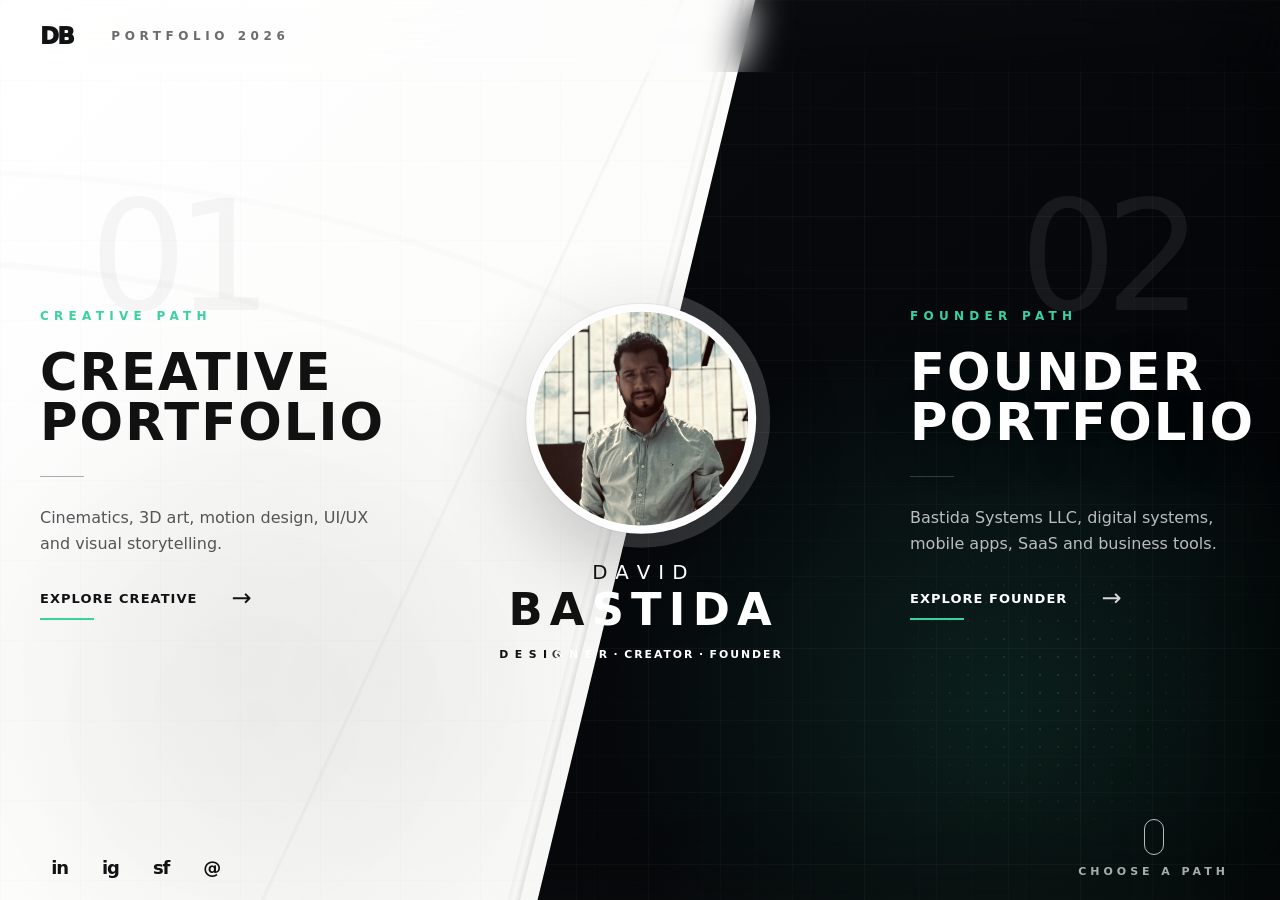
<file: index.html>
<!doctype html>
<html lang="en">
  <head>
    <meta charset="utf-8" />
    <meta name="viewport" content="width=device-width, initial-scale=1" />
    <meta
      name="description"
      content="David Bastida portfolio portal: creative portfolio and founder portfolio."
    />
    <title>David Bastida | Portfolio 2026</title>
    <link rel="stylesheet" href="./portal.css" />
  </head>
  <body>
    <header class="portal-header" aria-label="Portfolio header">
      <a class="brand" href="./" aria-label="David Bastida home">
        <span class="brand-mark">DB</span>
        <span class="brand-year">Portfolio 2026</span>
      </a>
    </header>

    <main class="portal" aria-label="Portfolio selector">
      <div class="white-panel-texture" aria-hidden="true"></div>
      <div class="diagonal-plane" aria-hidden="true"></div>

      <section class="path-panel creative-panel" aria-labelledby="creative-title">
        <span class="path-number">01</span>
        <div class="path-content">
          <p class="path-label">Creative Path</p>
          <h1 id="creative-title">Creative<br />Portfolio</h1>
          <p class="path-copy">
            Cinematics, 3D art, motion design, UI/UX and visual storytelling.
          </p>
          <a class="path-link" href="creative/">
            <span>Explore Creative</span>
            <strong aria-hidden="true">→</strong>
          </a>
        </div>
      </section>

      <section class="path-panel founder-panel" aria-labelledby="founder-title">
        <span class="path-number">02</span>
        <div class="path-content">
          <p class="path-label">Founder Path</p>
          <h2 id="founder-title">Founder<br />Portfolio</h2>
          <p class="path-copy">
            Bastida Systems LLC, digital systems, mobile apps, SaaS and business tools.
          </p>
          <a class="path-link" href="bastida-systems/">
            <span>Explore Founder</span>
            <strong aria-hidden="true">→</strong>
          </a>
        </div>
      </section>

      <section class="center-identity" id="about" aria-label="David Bastida">
        <figure class="portrait-frame">
          <img src="imgs/perfil.jpg" alt="David Bastida portrait" />
        </figure>
        <div class="name-lockup center-name">
          <div class="first-name" aria-label="David">
            <span class="dark-letter">D</span>
            <span class="light-letter">A</span>
            <span class="transition-letter">V</span>
            <span class="light-letter">I</span>
            <span class="light-letter">D</span>
          </div>

          <div class="last-name" aria-label="Bastida">
            <span class="dark-letter">B</span>
            <span class="dark-letter">A</span>
            <span class="light-letter">S</span>
            <span class="transition-letter">T</span>
            <span class="light-letter">I</span>
            <span class="light-letter">D</span>
            <span class="light-letter">A</span>
          </div>

          <div class="subtitle" aria-label="Designer · Creator · Founder">
            <span class="dark-letter">D</span><span class="dark-letter">e</span><span class="dark-letter">s</span><span class="dark-letter">i</span><span class="transition-letter">g</span><span class="light-letter">n</span><span class="light-letter">e</span><span class="light-letter">r</span>
            <span class="light-letter">·</span>
            <span class="light-letter">Creator</span>
            <span class="light-letter">·</span>
            <span class="light-letter">Founder</span>
          </div>
        </div>
        <div class="center-contact" aria-label="Contact information">
          <a href="tel:+17026617149">7026617149</a>
          <a href="mailto:davidrramirez61@gmail.com">davidrramirez61@gmail.com</a>
        </div>
        <nav class="mobile-path-actions" aria-label="Portfolio paths">
          <a href="creative/">
            <span>01</span>
            <strong>Creative</strong>
            <em aria-hidden="true">Open →</em>
          </a>
          <a href="bastida-systems/">
            <span>02</span>
            <strong>Founder</strong>
            <em aria-hidden="true">Open →</em>
          </a>
        </nav>
      </section>

      <footer class="portal-footer" id="contact">
        <div class="social-links" aria-label="Social links">
          <a href="https://www.linkedin.com/in/david-ramirez-bastida-ab5464361/" target="_blank" rel="noreferrer" aria-label="LinkedIn">in</a>
          <a href="https://www.instagram.com/dbastida_pxl/" target="_blank" rel="noreferrer" aria-label="Instagram">ig</a>
          <a href="https://sketchfab.com/davidrramirez61" target="_blank" rel="noreferrer" aria-label="Sketchfab">sf</a>
          <a href="mailto:davidrramirez61@gmail.com" aria-label="Email">@</a>
        </div>

        <div class="scroll-note" aria-hidden="true">
          <span></span>
          <p>Choose a path</p>
        </div>
      </footer>
    </main>

    <script src="./portal.js"></script>
  </body>
</html>
</file>
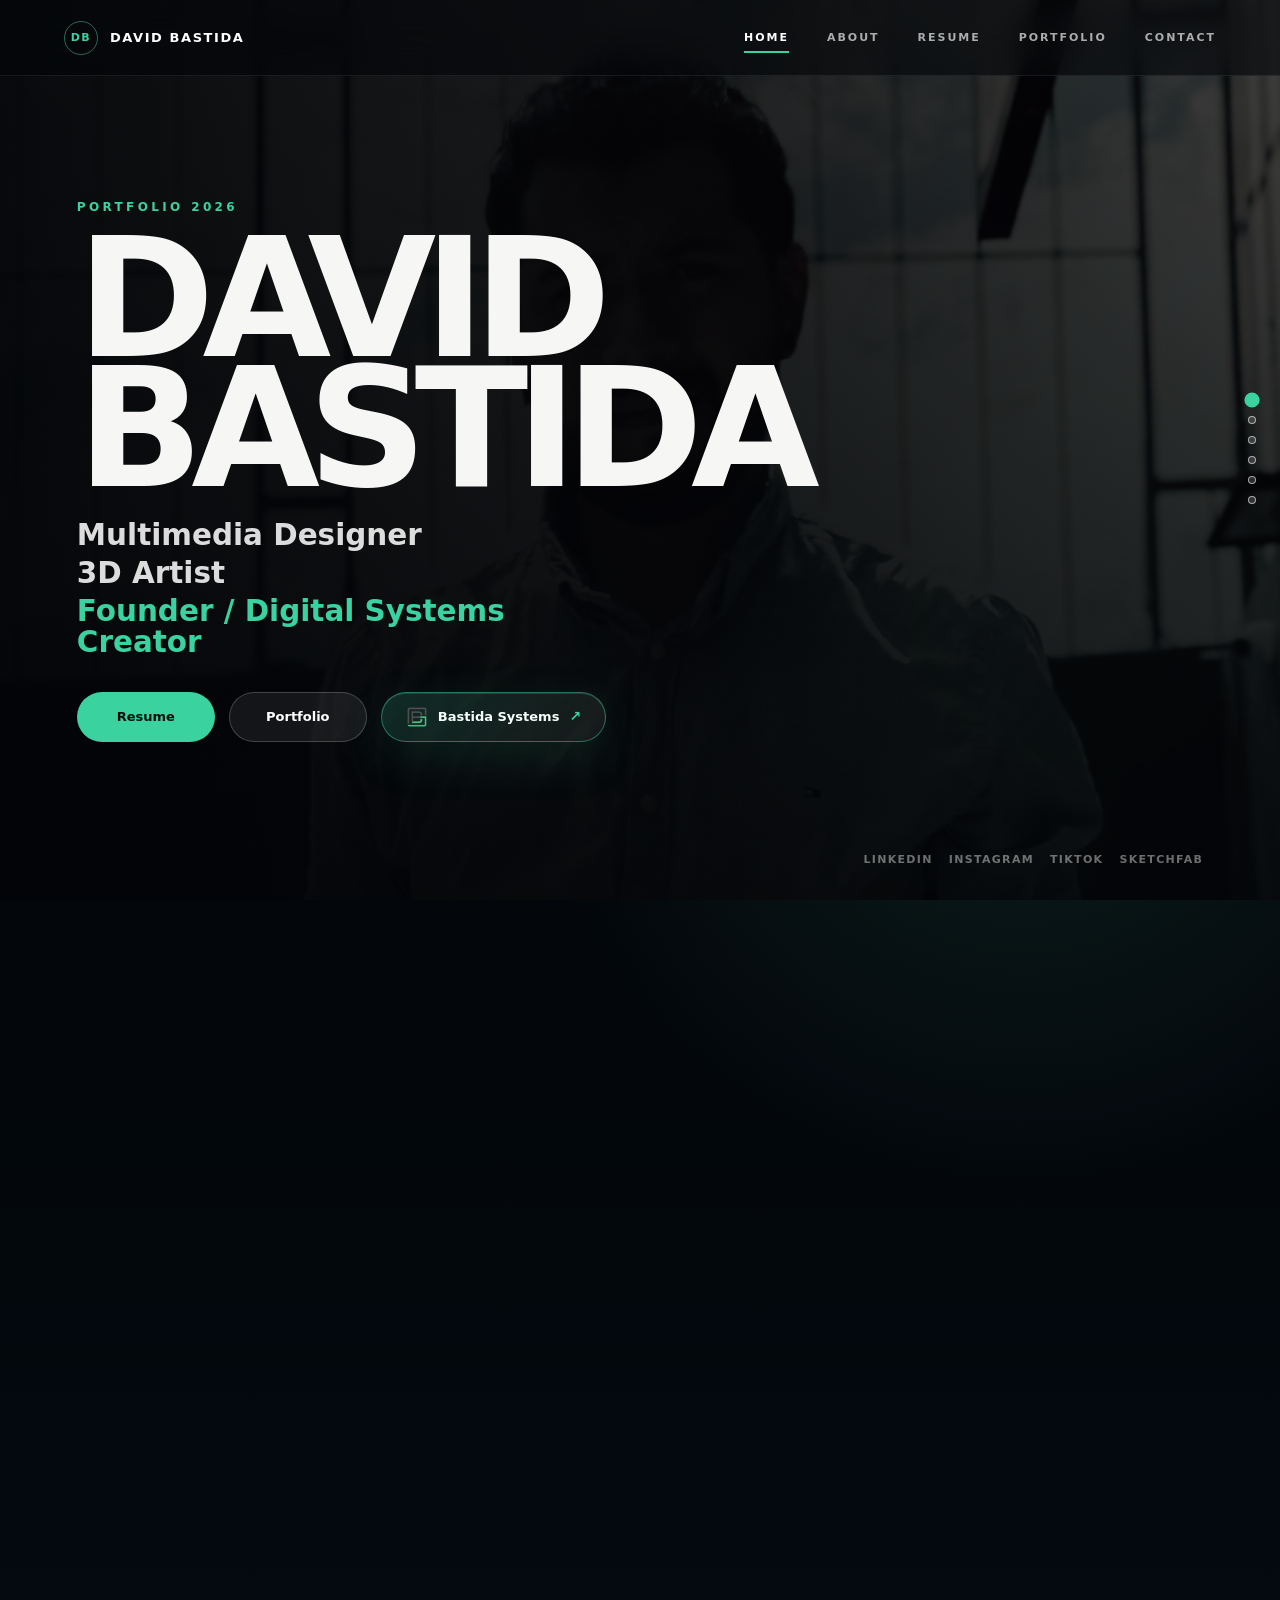
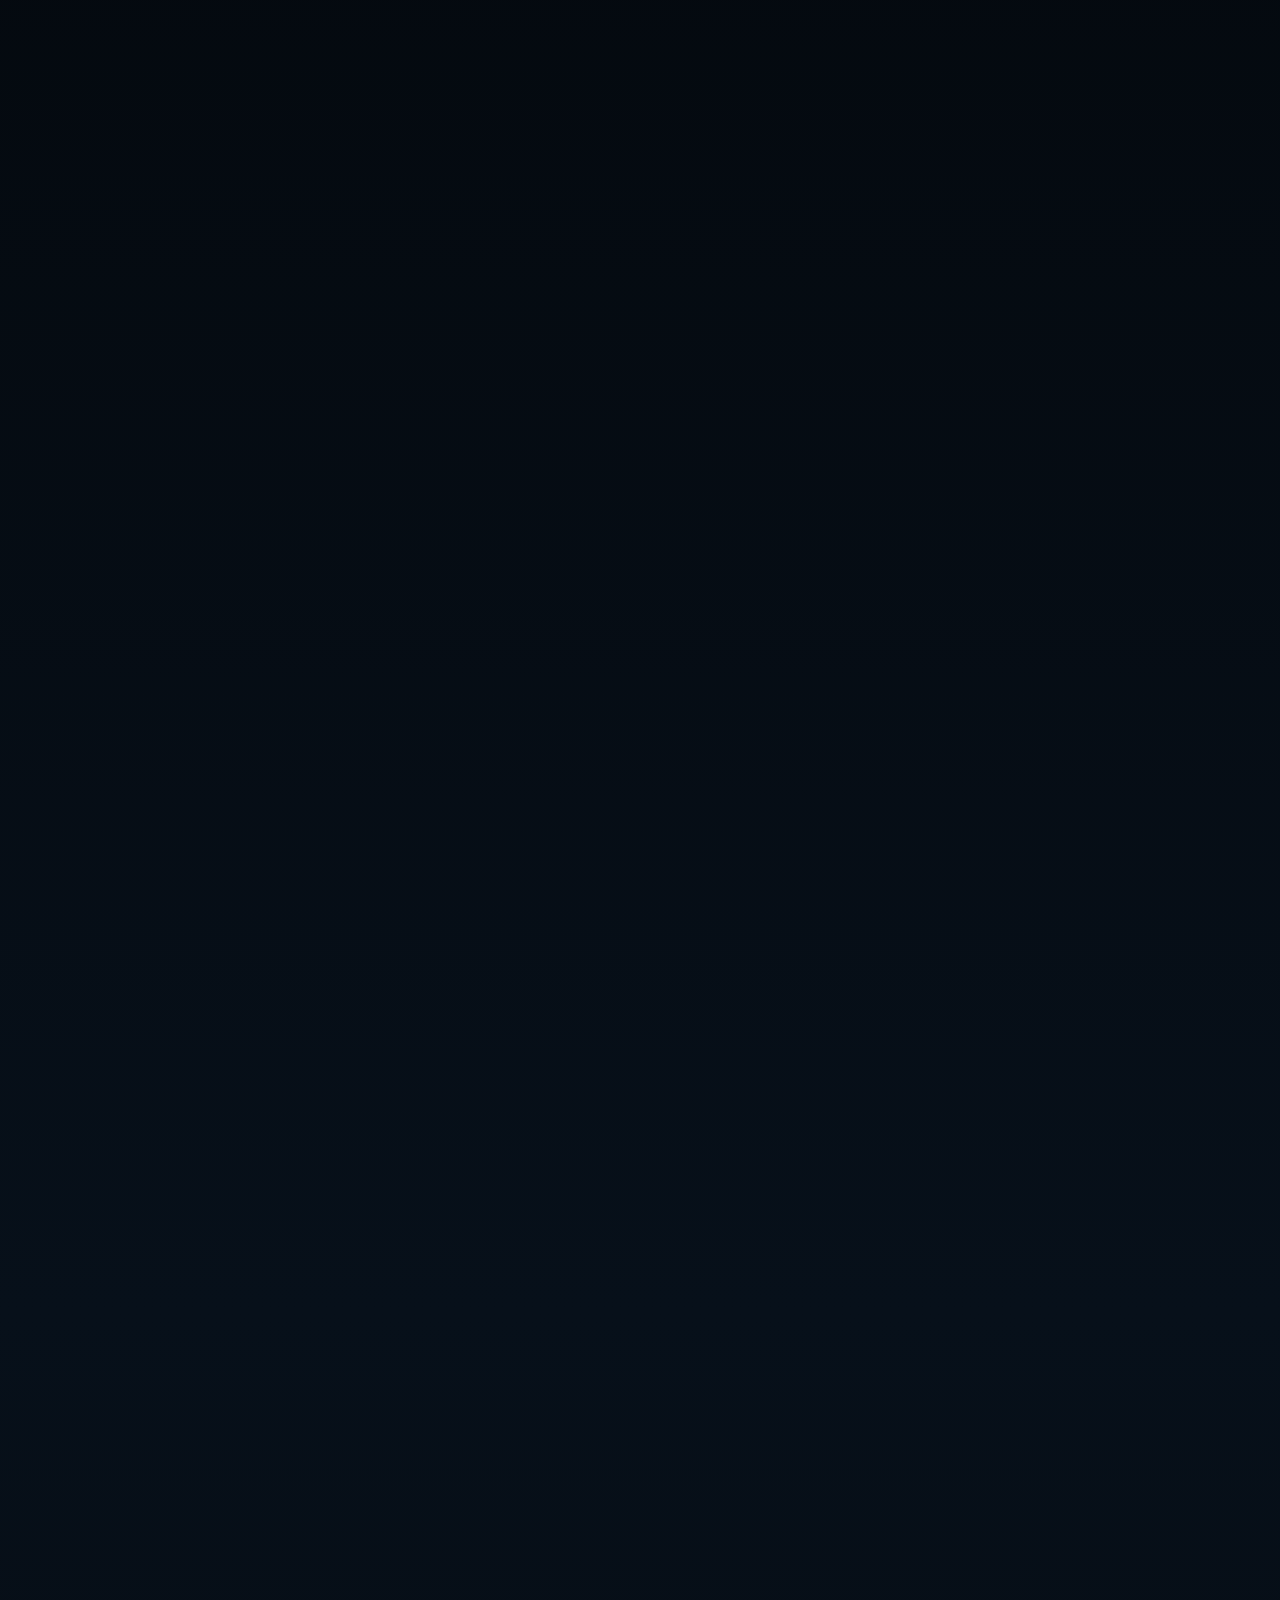
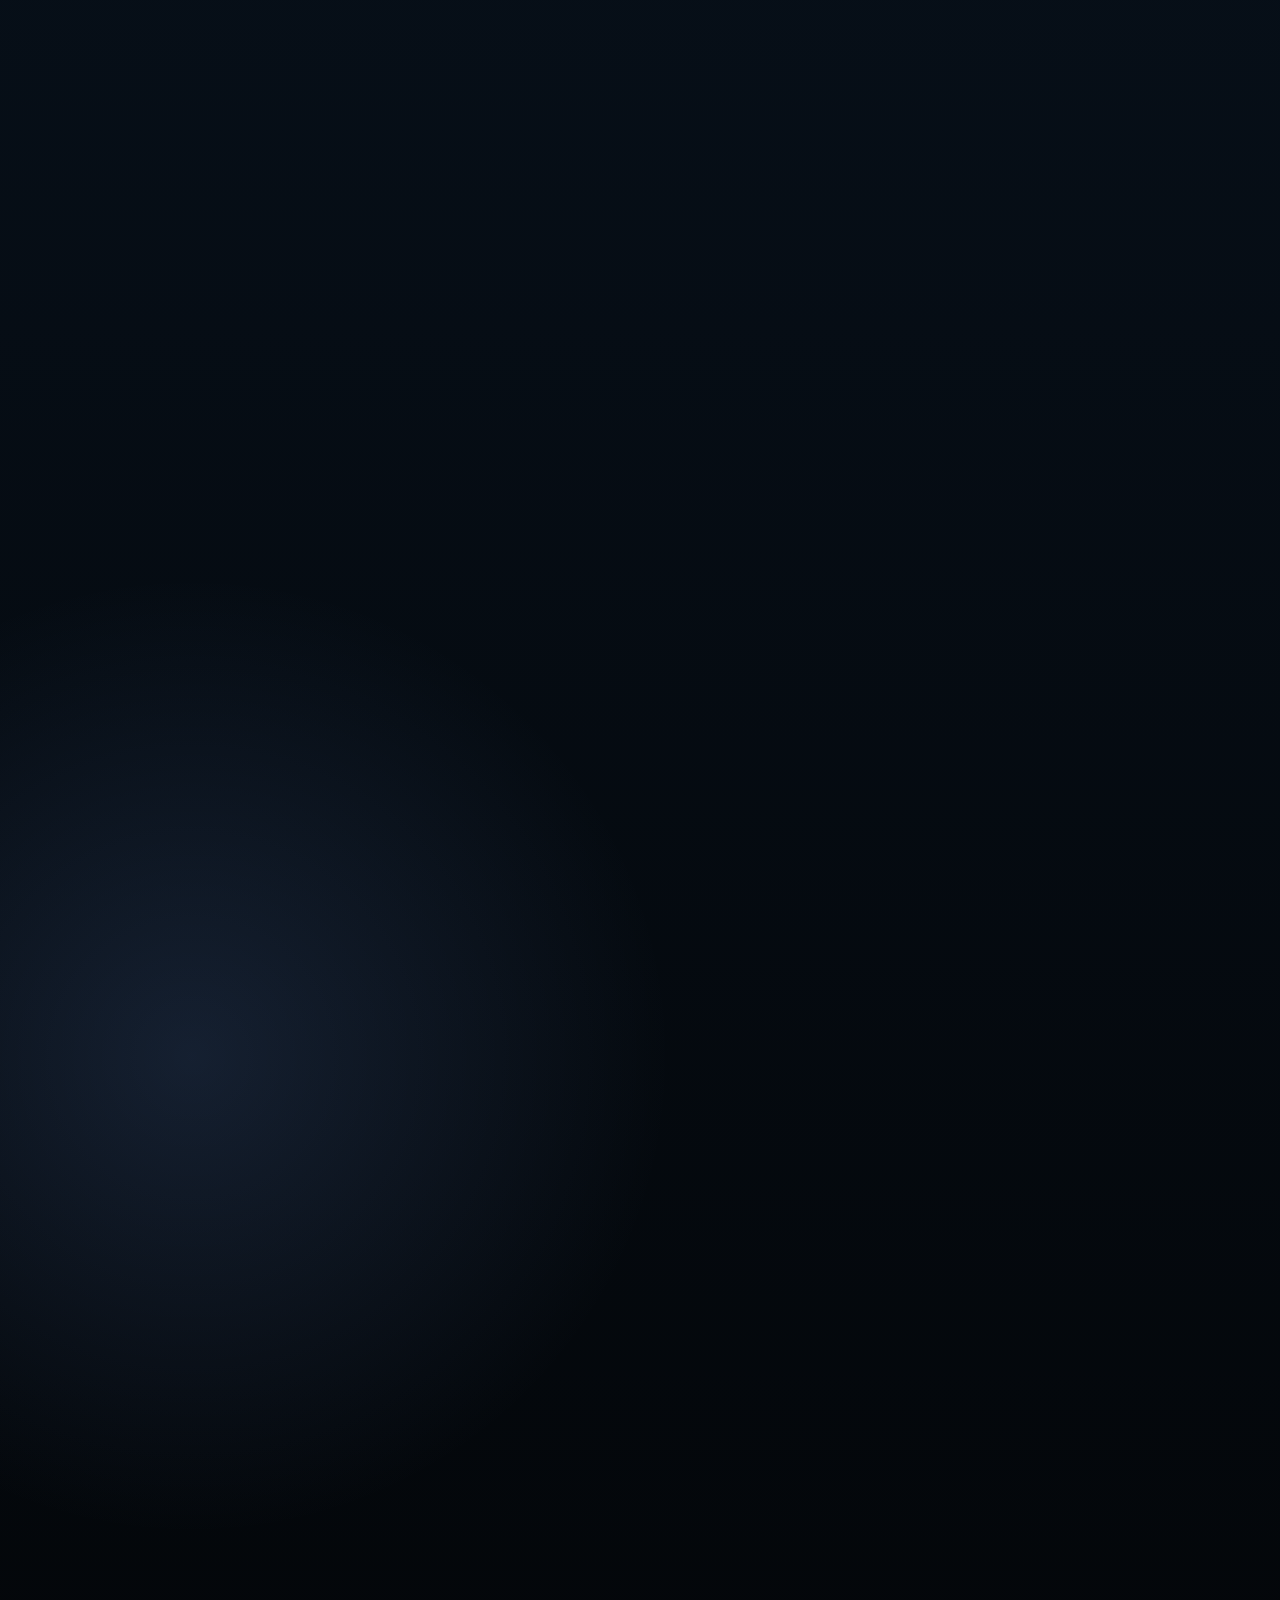
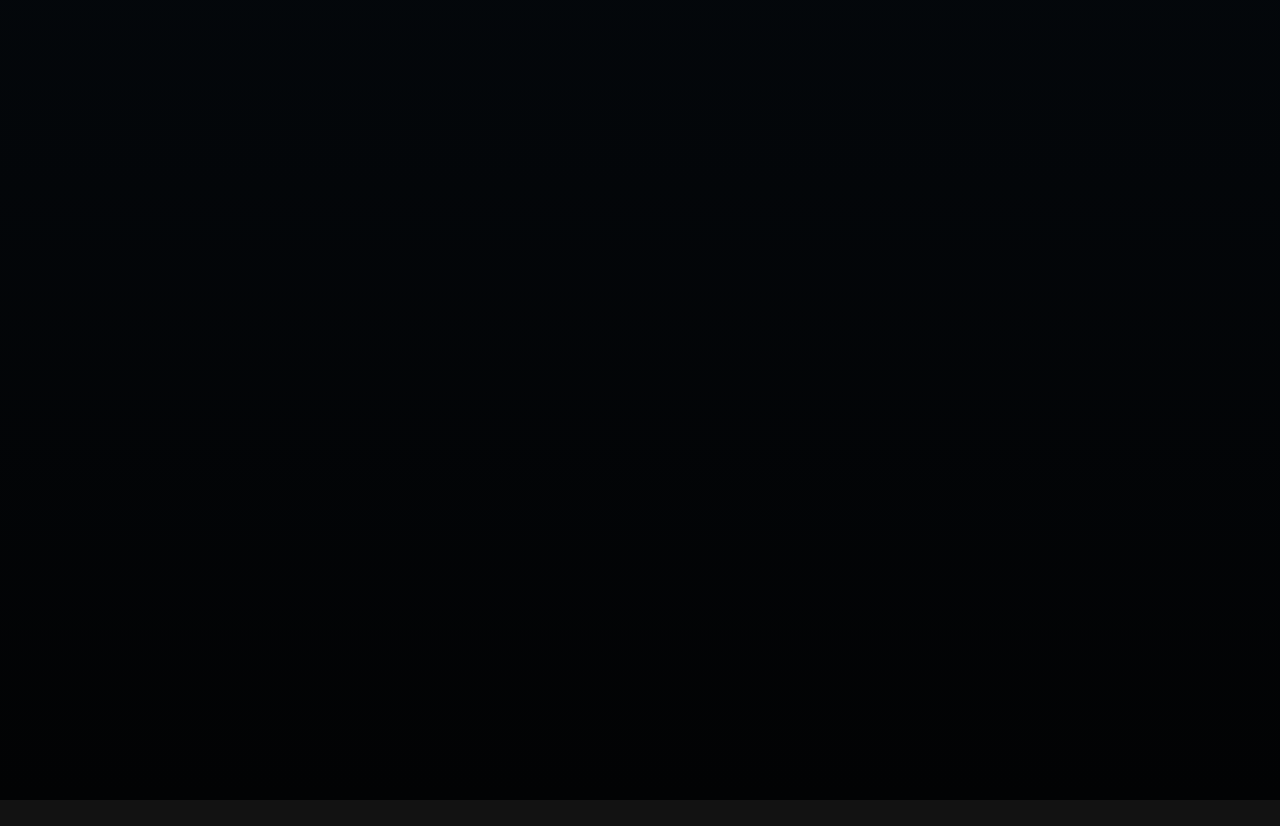
<file: bastida-systems/index.html>
<!doctype html>
<html lang="en">
  <head>
    <meta charset="utf-8" />
    <meta name="viewport" content="width=device-width, initial-scale=1" />
    <meta http-equiv="refresh" content="0; url=../Portfolio_EMP/" />
    <title>Founder Portfolio</title>
    <script>location.replace("../Portfolio_EMP/");</script>
  </head>
  <body>
    <a href="../Portfolio_EMP/">Open Founder Portfolio</a>
  </body>
</html>
</file>
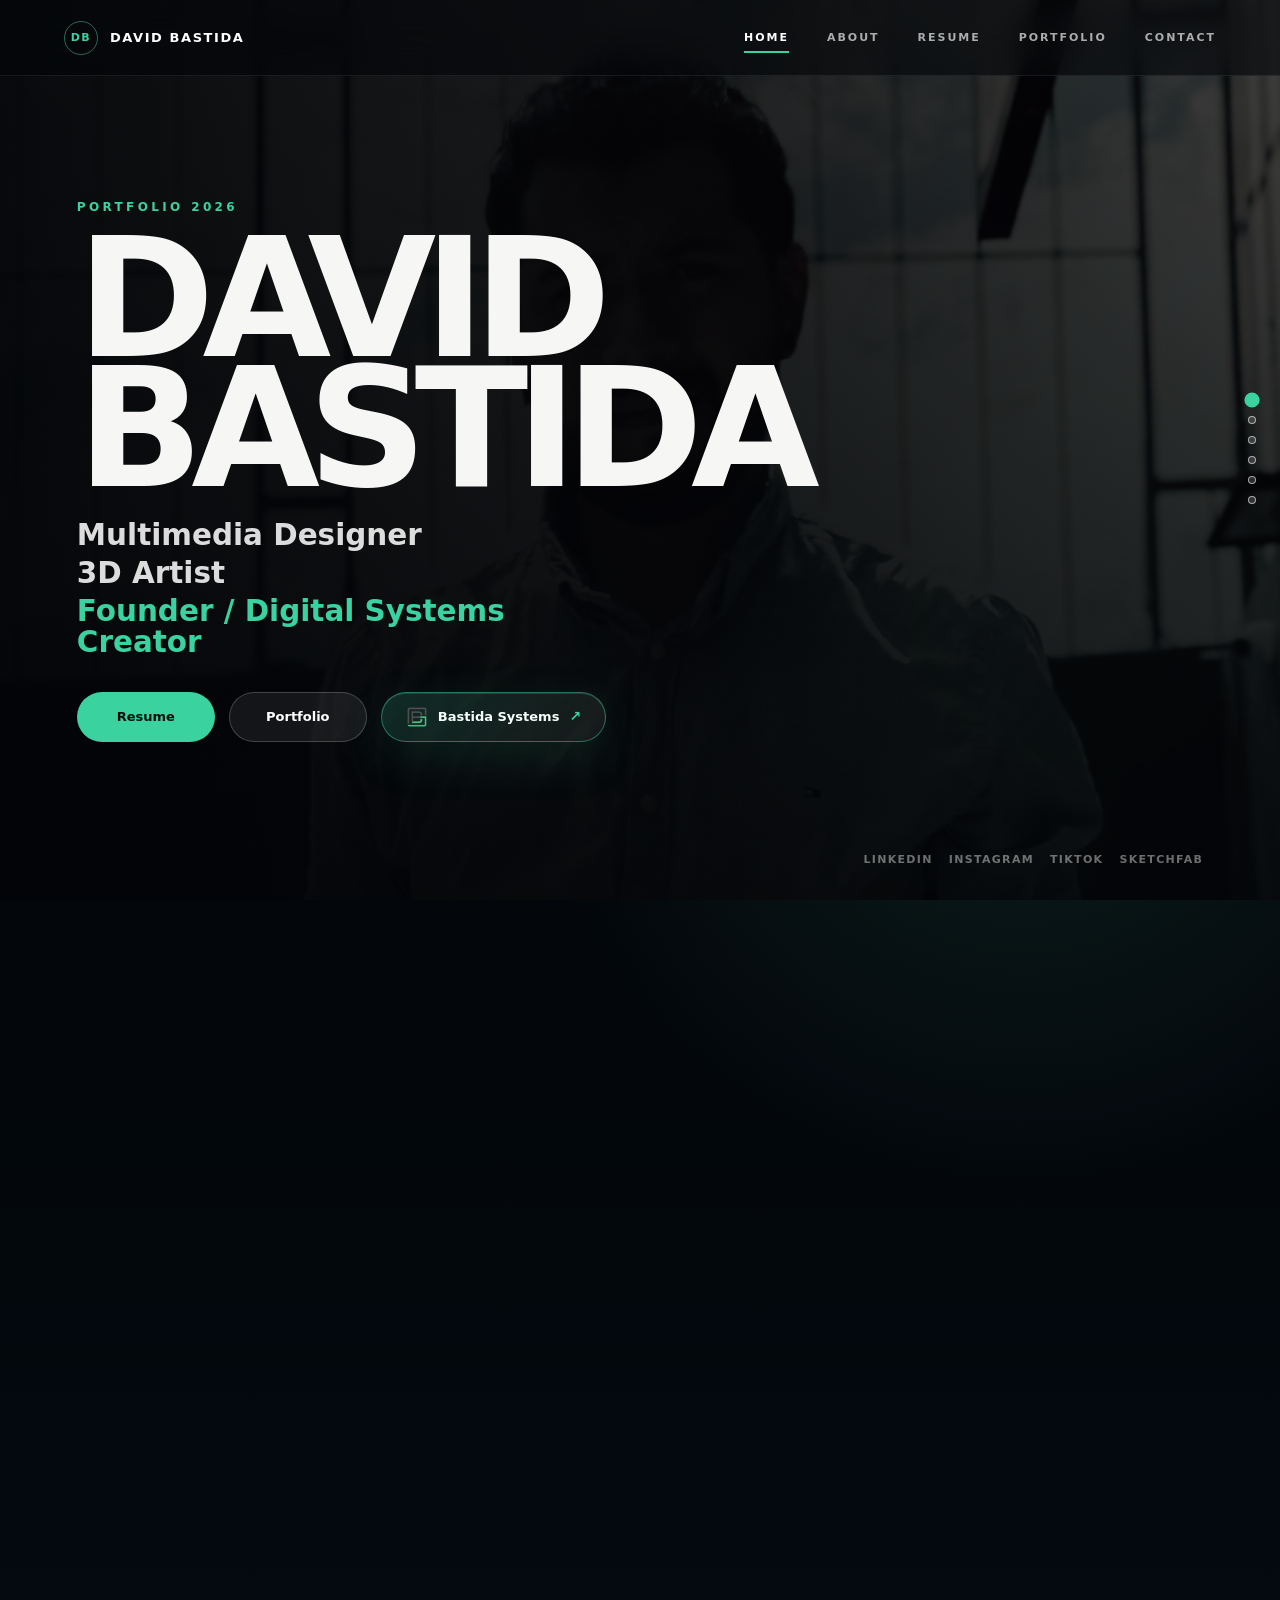
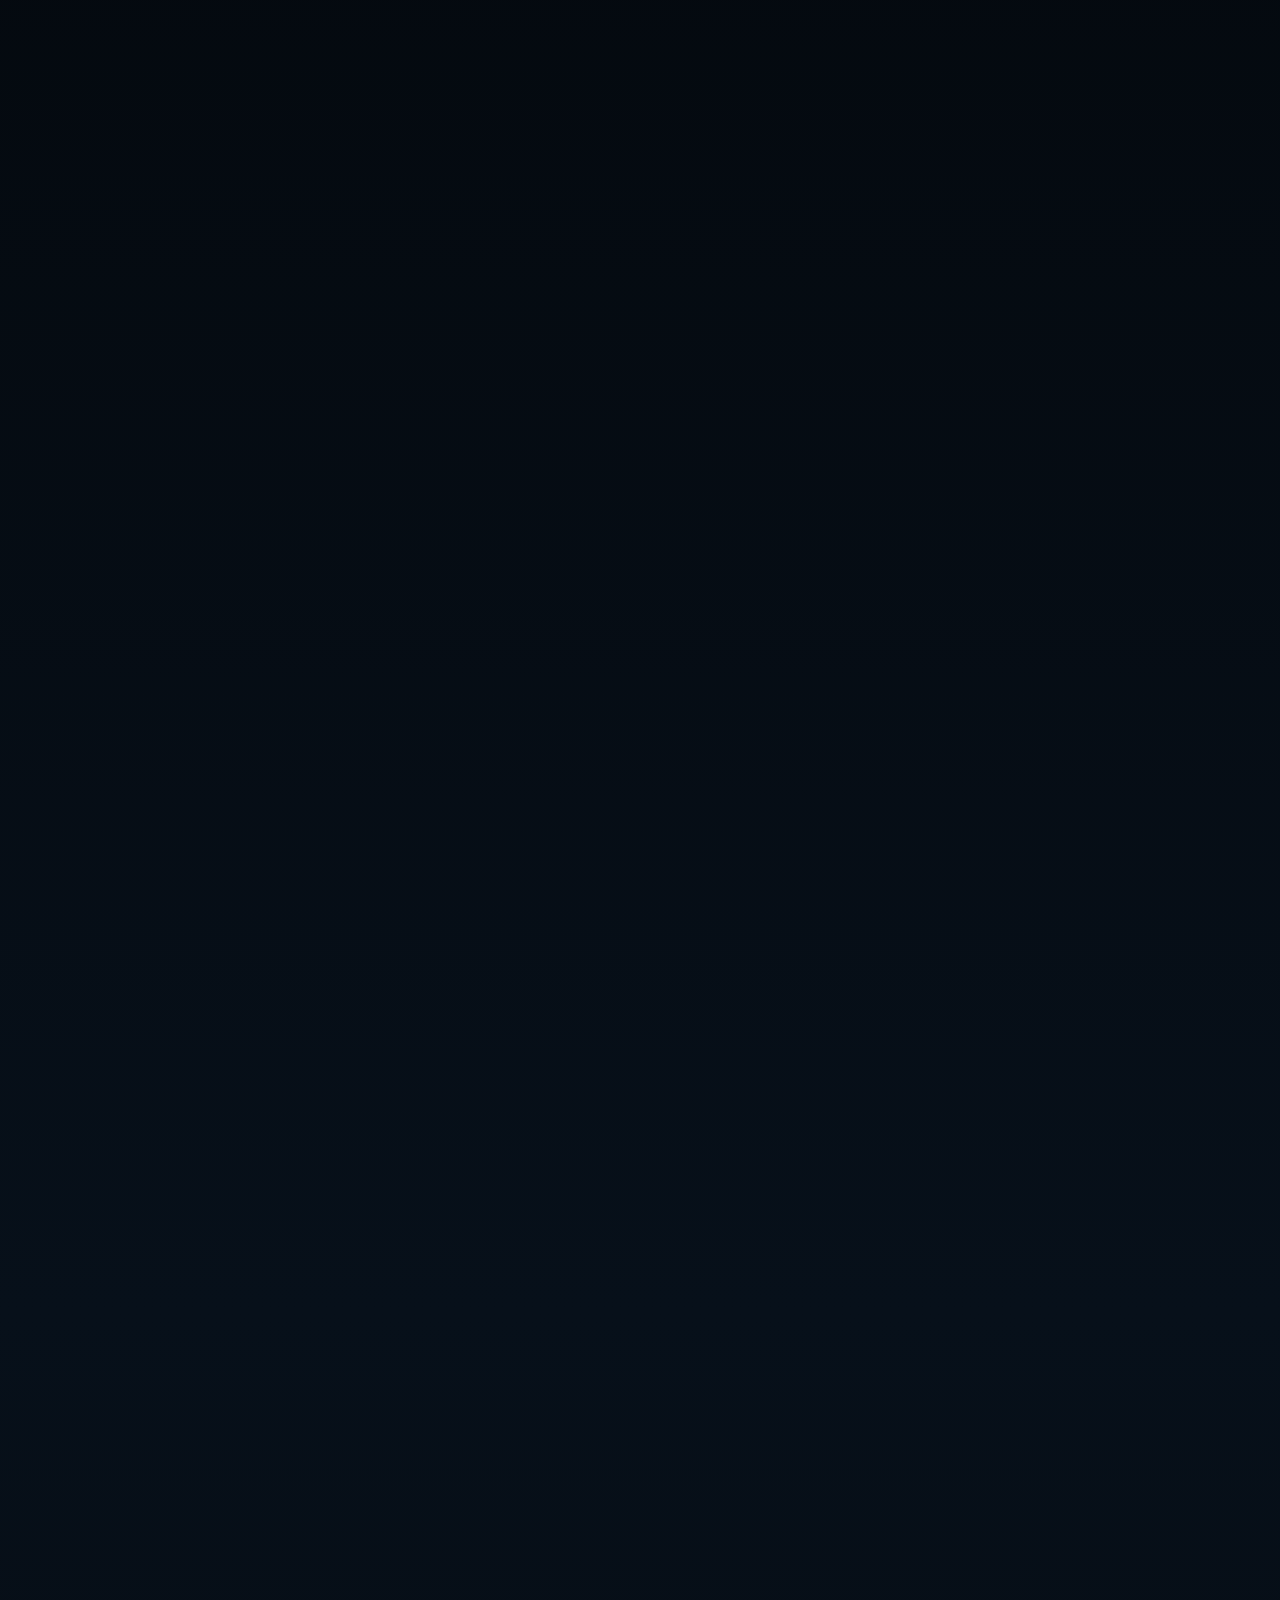
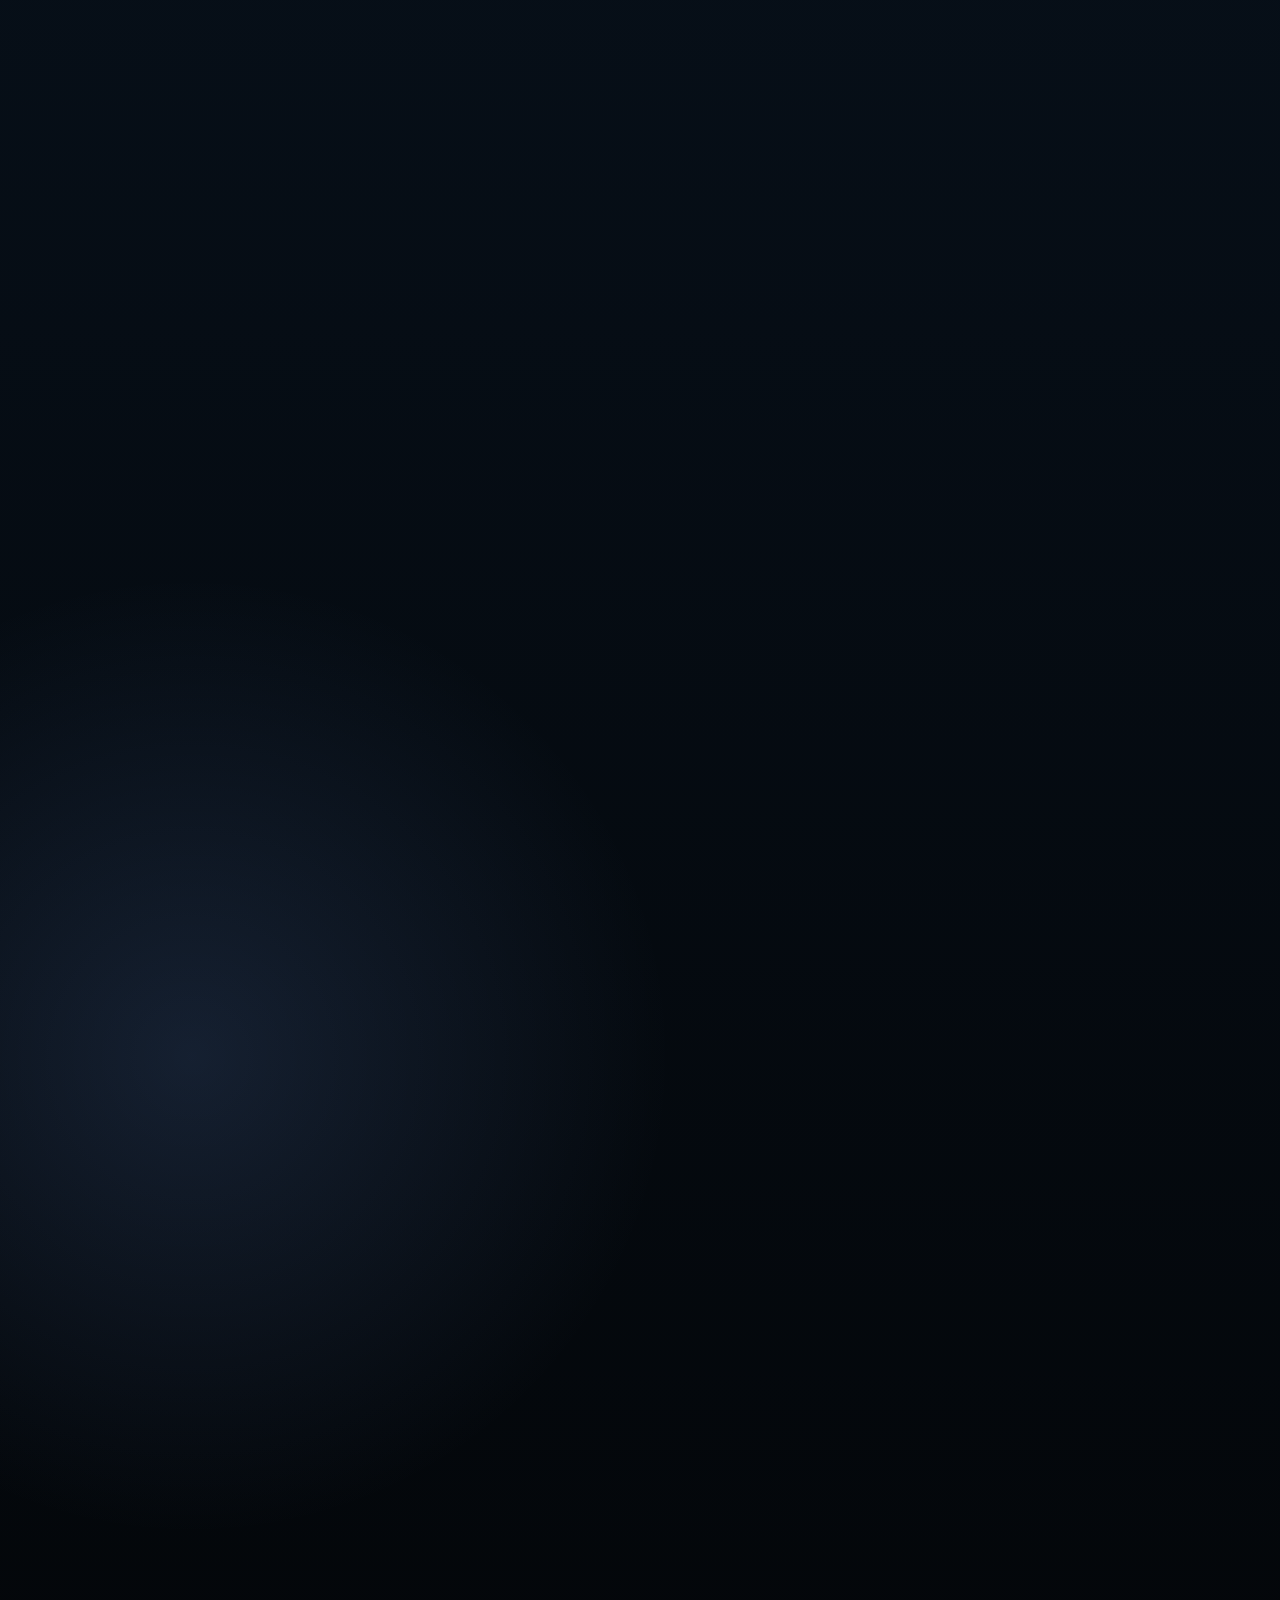
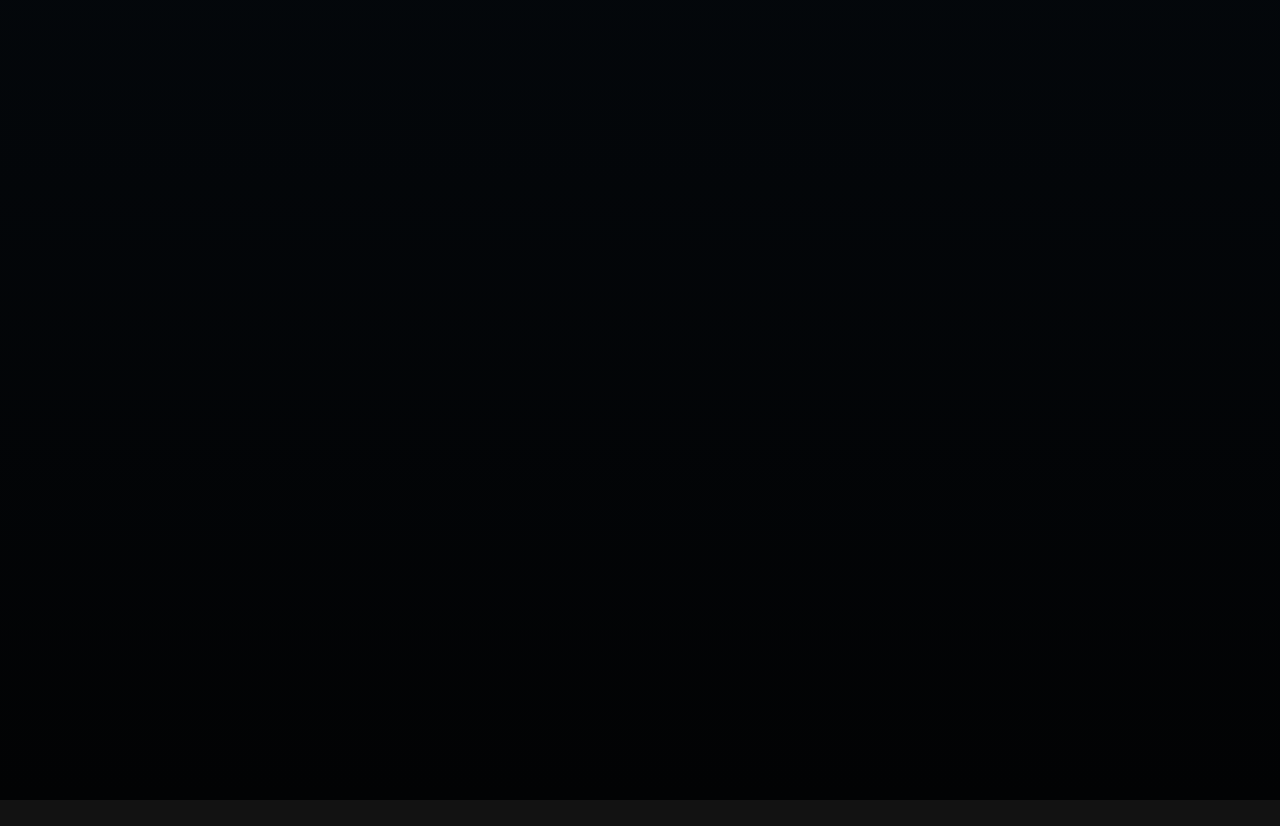
<file: Portfolio_EMP/index.html>
<!doctype html>
<html lang="en">
  <head>
    <meta charset="UTF-8" />
    <meta name="viewport" content="width=device-width, initial-scale=1.0" />
    <meta
      name="description"
      content="Professional portfolio of David Ramirez Bastida, multimedia designer, 3D artist, and founder of Bastida Systems LLC."
    />
    <title>David Bastida | Multimedia Designer</title>
    <link rel="stylesheet" href="./style.css" />
  </head>
  <body>
    <header class="site-header">
      <a class="brand" href="#home" aria-label="David Bastida home">
        <span class="brand-mark">DB</span>
        <span>David Bastida</span>
      </a>

      <nav class="nav-links" aria-label="Portfolio navigation">
        <a href="#home" class="is-active">Home</a>
        <a href="#about">About</a>
        <a href="#resume">Resume</a>
        <a href="#portfolio">Portfolio</a>
        <a href="#contact">Contact</a>
      </nav>
    </header>

    <nav class="slide-dots" aria-label="Slide navigation">
      <button class="slide-dot is-active" type="button" data-target="home" aria-label="Home"></button>
      <button class="slide-dot" type="button" data-target="about" aria-label="About"></button>
      <button class="slide-dot" type="button" data-target="resume" aria-label="Resume"></button>
      <button class="slide-dot" type="button" data-target="portfolio" aria-label="Portfolio"></button>
      <button class="slide-dot" type="button" data-target="tools" aria-label="Tools"></button>
      <button class="slide-dot" type="button" data-target="contact" aria-label="Contact"></button>
    </nav>

    <main>
      <section class="portfolio-slide hero-slide is-active" id="home" data-slide="Home">
        <div class="hero-media" aria-hidden="true">
          <img src="../imgs/perfil.jpg" alt="" fetchpriority="high" decoding="async" />
        </div>

        <div class="hero-copy">
          <p class="slide-index">Portfolio 2026</p>
          <h1><span>David</span><span>Bastida</span></h1>
          <div class="role-stack">
            <span>Multimedia Designer</span>
            <span>3D Artist</span>
            <span>Founder / Digital Systems Creator</span>
          </div>
          <div class="hero-actions">
            <a class="button button-primary" href="#resume">Resume</a>
            <a class="button button-secondary" href="#portfolio">Portfolio</a>
            <a class="button button-site" href="https://bastidasystems.com" target="_blank" rel="noreferrer" aria-label="Open Bastida Systems website">
              <img src="../imgs/logo_bastida_sys.png" alt="" />
              <span>Bastida Systems</span>
              <span class="button-arrow">↗</span>
            </a>
          </div>
        </div>

        <div class="social-rail" aria-label="Social links">
          <a href="https://www.linkedin.com/in/david-ramirez-bastida-ab5464361/" target="_blank" rel="noreferrer">LinkedIn</a>
          <a href="https://www.instagram.com/dbastida_pxl/" target="_blank" rel="noreferrer">Instagram</a>
          <a href="https://www.tiktok.com/@bastida_design?is_from_webapp=1&amp;sender_device=pc" target="_blank" rel="noreferrer">TikTok</a>
          <a href="https://sketchfab.com/davidrramirez61" target="_blank" rel="noreferrer">Sketchfab</a>
        </div>
      </section>

      <section class="portfolio-slide about-slide" id="about" data-slide="About">
        <div class="portrait-panel">
          <img src="../imgs/perfil.jpg" alt="David Ramirez Bastida" loading="lazy" decoding="async" />
        </div>
        <div class="section-copy">
          <p class="slide-index">About</p>
          <h2>Creative systems with cinematic direction.</h2>
          <p>
            David Ramirez Bastida is a multimedia designer, 3D artist and founder of
            Bastida Systems LLC, focused on cinematic visuals, digital systems, UI/UX,
            mobile apps and immersive experiences.
          </p>
        </div>
      </section>

      <section class="portfolio-slide resume-slide" id="resume" data-slide="Resume">
        <div class="section-heading">
          <p class="slide-index">Resume / Skills</p>
          <h2>Design, software, business and visual production.</h2>
        </div>

        <div class="resume-grid">
          <article>
            <h3>Software Skills</h3>
            <p>HTML, CSS, JavaScript, Python, Figma, Photoshop, Illustrator, Premiere Pro, After Effects, GitHub, VS Code, Supabase, Unity, Unreal Engine.</p>
          </article>
          <article>
            <h3>Experience</h3>
            <p>Founder of Bastida Systems LLC. Building digital products, mobile apps, business tools and creative technology.</p>
          </article>
          <article>
            <h3>What I Can Do</h3>
            <p>Design interfaces, build prototypes, shape product systems, create cinematic visuals and develop immersive concepts.</p>
          </article>
          <article>
            <h3>Design Skills</h3>
            <p>UI/UX, branding, motion design, editorial layouts, product direction and visual storytelling.</p>
          </article>
          <article>
            <h3>Personal Skills</h3>
            <p>Leadership, strategy, execution, problem solving, creative direction and founder mindset.</p>
          </article>
          <article>
            <h3>Education</h3>
            <p>Four years of design studies with continued focus on real-time visuals, software and digital product systems.</p>
          </article>
        </div>
      </section>

      <section class="portfolio-slide projects-slide" id="portfolio" data-slide="Portfolio">
        <div class="section-heading">
          <p class="slide-index">Portfolio / Projects</p>
          <h2>Selected systems and visual work.</h2>
        </div>

        <div class="project-grid">
          <article class="project-card">
            <div class="project-logo"><img src="../imgs/LOGO_FILTRACOREXCODE.png" alt="FiltraCore logo" loading="lazy" decoding="async" /></div>
            <h3>FiltraCore</h3>
            <p>Water filtration management platform for PSI, maintenance and compliance.</p>
            <div class="tags"><span>SaaS</span><span>Operations</span></div>
            <a href="#contact">Discuss</a>
          </article>
          <article class="project-card">
            <div class="project-logo"><img src="../imgs/logobeoflow.png" alt="BeoFlow logo" loading="lazy" decoding="async" /></div>
            <h3>BeoFlow</h3>
            <p>Restaurant operations system for teams, schedules and internal workflows.</p>
            <div class="tags"><span>UX/UI</span><span>Business</span></div>
            <a href="#contact">Discuss</a>
          </article>
          <article class="project-card">
            <div class="project-logo text-logo">SR</div>
            <h3>Shift Rotation</h3>
            <p>Mobile scheduling app for shifts, calendars and productivity.</p>
            <div class="tags"><span>iOS</span><span>Mobile</span></div>
            <a href="#contact">Discuss</a>
          </article>
          <article class="project-card">
            <div class="project-logo text-logo">LA</div>
            <h3>La Apertura</h3>
            <p>Immersive game project with narrative, world building and visual systems.</p>
            <div class="tags"><span>Game</span><span>Immersive</span></div>
            <a href="#contact">Discuss</a>
          </article>
          <article class="project-card">
            <div class="project-logo text-logo">UE</div>
            <h3>Unreal Cinematics</h3>
            <p>Real-time cinematic scenes, lighting, cameras and atmospheric storytelling.</p>
            <div class="tags"><span>UE5</span><span>Cinematic</span></div>
            <a href="#contact">Discuss</a>
          </article>
          <article class="project-card">
            <div class="project-logo"><img src="../imgs/estrattiva-mark.png" alt="Creative mark" loading="lazy" decoding="async" /></div>
            <h3>Marketing / Motion / UI/UX</h3>
            <p>Campaign visuals, motion pieces, product interfaces and brand experiments.</p>
            <div class="tags"><span>Motion</span><span>Design</span></div>
            <a href="#contact">Discuss</a>
          </article>
        </div>
      </section>

      <section class="portfolio-slide tools-slide" id="tools" data-slide="Tools">
        <div class="section-heading">
          <p class="slide-index">Tools / Logos</p>
          <h2>Tools I use to design, build and ship.</h2>
        </div>

        <div class="tool-grid">
          <article><span>HTML</span></article>
          <article><span>CSS</span></article>
          <article><span>JavaScript</span></article>
          <article><span>Python</span></article>
          <article><span>Figma</span></article>
          <article><span>Photoshop</span></article>
          <article><span>Illustrator</span></article>
          <article><span>Premiere Pro</span></article>
          <article><span>After Effects</span></article>
          <article><span>GitHub</span></article>
          <article><span>VS Code</span></article>
          <article><span>Supabase</span></article>
          <article><span>Unity</span></article>
          <article><span>Unreal Engine</span></article>
          <article class="asset-tool"><img src="../imgs/logo_bastida_sys.png" alt="Bastida Systems logo" loading="lazy" decoding="async" /></article>
        </div>
      </section>

      <section class="portfolio-slide contact-slide" id="contact" data-slide="Contact">
        <div class="contact-copy">
          <p class="slide-index">Contact</p>
          <h2>Let's build something real.</h2>
          <div class="contact-list">
            <a href="mailto:davidrramirez61@gmail.com">davidrramirez61@gmail.com</a>
            <a href="tel:+17026617149">+1 702 661 7149</a>
            <a class="contact-site" href="https://bastidasystems.com" target="_blank" rel="noreferrer">
              <img src="../imgs/logo_bastida_sys.png" alt="" />
              <span>Bastida Systems</span>
            </a>
            <a href="https://www.linkedin.com/in/david-ramirez-bastida-ab5464361/" target="_blank" rel="noreferrer">LinkedIn</a>
            <a href="https://www.instagram.com/dbastida_pxl/" target="_blank" rel="noreferrer">Instagram</a>
            <a href="https://www.tiktok.com/@bastida_design?is_from_webapp=1&amp;sender_device=pc" target="_blank" rel="noreferrer">TikTok</a>
            <a href="https://sketchfab.com/davidrramirez61" target="_blank" rel="noreferrer">Sketchfab</a>
          </div>
        </div>
      </section>
    </main>

    <script src="./script.js"></script>
  </body>
</html>
</file>
<file: portal.css>
:root {
  color-scheme: light;
  --ink: #111214;
  --muted: #5f6368;
  --soft: rgba(17, 18, 20, 0.08);
  --line: rgba(17, 18, 20, 0.14);
  --paper: #ffffff;
  --paper-2: #05070a;
  --mint: #3ad29f;
  --shadow: 0 28px 80px rgba(20, 24, 28, 0.18);
  --stage-width: 100vw;
  --stage-min-height: 100dvh;
  font-family: Inter, ui-sans-serif, system-ui, -apple-system, BlinkMacSystemFont, "Segoe UI", sans-serif;
}

* {
  box-sizing: border-box;
}

html,
body {
  min-height: 100%;
}

html {
  scroll-behavior: smooth;
}

body {
  margin: 0;
  overflow-x: hidden;
  background: #05070a;
  color: var(--ink);
}

a {
  color: inherit;
  text-decoration: none;
}

.portal-header {
  position: fixed;
  top: 0;
  right: 0;
  left: 0;
  z-index: 30;
  display: flex;
  align-items: center;
  justify-content: space-between;
  min-height: 84px;
  padding: 0 clamp(24px, 4vw, 64px);
  background: transparent;
  backdrop-filter: blur(18px);
}

.brand,
.top-nav,
.menu-line {
  display: inline-flex;
  align-items: center;
}

.brand {
  gap: clamp(18px, 3vw, 44px);
}

.brand-mark {
  color: var(--ink);
  font-size: 23px;
  font-weight: 950;
  letter-spacing: -0.08em;
}

.brand-year,
.top-nav a {
  color: var(--ink);
  font-size: 12px;
  font-weight: 800;
  letter-spacing: 0.38em;
  text-transform: uppercase;
}

.brand-year {
  color: rgba(17, 18, 20, 0.62);
}

.top-nav {
  gap: clamp(22px, 3vw, 44px);
}

.top-nav a {
  letter-spacing: 0.16em;
  color: #ffffff;
}

.menu-line {
  width: 31px;
  height: 24px;
  padding: 0;
  border: 0;
  background: transparent;
  flex-direction: column;
  justify-content: center;
  gap: 8px;
  cursor: pointer;
}

.menu-line span {
  width: 100%;
  height: 1px;
  background: #ffffff;
}

.portal {
  position: relative;
  display: grid;
  grid-template-columns: 1fr 1fr;
  width: 100%;
  min-height: 100vh;
  min-height: var(--stage-min-height);
  height: var(--stage-min-height);
  overflow: hidden;
  isolation: isolate;
  background:
    radial-gradient(circle at 18% 72%, rgba(0, 0, 0, 0.035), transparent 28%),
    linear-gradient(135deg, #ffffff 0%, #f8f8f6 100%);
}

.portal::before {
  position: absolute;
  top: -20%;
  bottom: -20%;
  left: 48.4%;
  z-index: 1;
  width: 12px;
  content: "";
  background: linear-gradient(
    90deg,
    rgba(0, 0, 0, 0.07),
    rgba(255, 255, 255, 0.2),
    rgba(0, 0, 0, 0.18)
  );
  opacity: 0.52;
  transform: rotate(14deg);
  transform-origin: center;
  pointer-events: none;
}

.portal::after {
  position: absolute;
  inset: 0;
  z-index: -3;
  content: "";
  background:
    radial-gradient(circle at 30% 76%, rgba(0, 0, 0, 0.035), transparent 24rem),
    linear-gradient(115deg, transparent 0 40%, rgba(0, 0, 0, 0.035) 40.1%, transparent 40.32% 100%);
}

.diagonal-plane {
  position: absolute;
  inset: 0;
  z-index: -1;
  width: 100%;
  background:
    radial-gradient(circle at 78% 78%, rgba(58, 210, 159, 0.12), transparent 32%),
    linear-gradient(rgba(255, 255, 255, 0.025) 1px, transparent 1px),
    linear-gradient(90deg, rgba(255, 255, 255, 0.025) 1px, transparent 1px),
    linear-gradient(135deg, #090c10 0%, #030507 100%);
  background-size:
    auto,
    72px 72px,
    72px 72px,
    auto;
  clip-path: polygon(59% 0, 100% 0, 100% 100%, 42% 100%);
  box-shadow:
    inset 40px 0 90px rgba(255, 255, 255, 0.035),
    inset 0 0 120px rgba(0, 0, 0, 0.55);
}

.diagonal-plane::before {
  position: absolute;
  inset: 0;
  content: "";
  opacity: 0.34;
  background-image:
    linear-gradient(rgba(255, 255, 255, 0.045) 1px, transparent 1px),
    linear-gradient(90deg, rgba(255, 255, 255, 0.045) 1px, transparent 1px);
  background-size: 54px 54px;
}

.white-panel-texture {
  position: absolute;
  inset: 0;
  z-index: -1;
  pointer-events: none;
  opacity: 0.46;
  clip-path: polygon(0 0, 59% 0, 42% 100%, 0 100%);
  background:
    radial-gradient(circle at 20% 80%, rgba(0, 0, 0, 0.035), transparent 30%),
    radial-gradient(ellipse at -8% 92%, transparent 0 48%, rgba(0, 0, 0, 0.04) 48.2% 48.55%, transparent 48.75% 100%),
    radial-gradient(ellipse at -5% 94%, transparent 0 56%, rgba(0, 0, 0, 0.032) 56.2% 56.48%, transparent 56.7% 100%),
    linear-gradient(90deg, rgba(0, 0, 0, 0.024) 1px, transparent 1px),
    linear-gradient(rgba(0, 0, 0, 0.018) 1px, transparent 1px);
  background-size:
    auto,
    auto,
    auto,
    80px 80px,
    80px 80px;
}

.diagonal-plane::after {
  position: absolute;
  right: 4%;
  bottom: 4%;
  width: min(360px, 32vw);
  aspect-ratio: 1;
  content: "";
  opacity: 0.32;
  background-image: radial-gradient(circle, rgba(58, 210, 159, 0.58) 1px, transparent 1.5px);
  background-size: 18px 18px;
  mask-image: radial-gradient(circle at center, #000, transparent 72%);
}

.path-panel {
  position: relative;
  display: flex;
  align-items: center;
  min-height: 100vh;
  min-height: var(--stage-min-height);
  height: var(--stage-min-height);
  padding: clamp(92px, 9vh, 108px) clamp(40px, 4.2vw, 68px) clamp(58px, 7vh, 82px);
  z-index: 2;
}

.creative-panel {
  justify-content: flex-start;
}

.founder-panel {
  justify-content: flex-end;
  text-align: left;
  color: #ffffff;
}

.path-content {
  position: relative;
  z-index: 4;
  width: min(370px, 32vw);
}

.founder-panel .path-content {
  width: min(370px, 31vw);
}

.path-number {
  position: absolute;
  top: 20%;
  left: clamp(44px, 7vw, 112px);
  color: rgba(0, 0, 0, 0.035);
  font-size: clamp(106px, 12vw, 180px);
  font-weight: 200;
  line-height: 1;
  letter-spacing: -0.08em;
  pointer-events: none;
}

.founder-panel .path-number {
  right: clamp(44px, 7vw, 112px);
  left: auto;
  color: rgba(255, 255, 255, 0.07);
}

.path-label {
  margin: 0 0 24px;
  color: var(--mint);
  font-size: 12px;
  font-weight: 800;
  letter-spacing: 0.44em;
  text-transform: uppercase;
}

h1,
h2 {
  margin: 0;
  color: #111111;
  font-size: clamp(42px, 4.45vw, 60px);
  line-height: 0.98;
  letter-spacing: 0.04em;
  text-transform: uppercase;
}

.founder-panel h2 {
  color: #ffffff !important;
  text-shadow: 0 18px 44px rgba(0, 0, 0, 0.28);
}

.path-copy {
  position: relative;
  max-width: 340px;
  margin: clamp(24px, 3.2vh, 34px) 0 0;
  color: #555555;
  font-size: clamp(16px, 1.25vw, 19px);
  line-height: 1.65;
}

.path-copy::before {
  display: block;
  width: 44px;
  height: 1px;
  margin-bottom: 28px;
  content: "";
  background: rgba(17, 18, 20, 0.34);
}

.founder-panel .path-copy {
  color: rgba(255, 255, 255, 0.72) !important;
}

.founder-panel .path-copy::before {
  background: rgba(255, 255, 255, 0.18);
}

.path-link {
  position: relative;
  display: inline-flex;
  align-items: center;
  gap: 34px;
  margin-top: clamp(22px, 3.2vh, 32px);
  padding-bottom: 10px;
  color: var(--ink);
  font-size: 13px;
  font-weight: 900;
  letter-spacing: 0.08em;
  text-transform: uppercase;
}

.founder-panel .path-link {
  color: #ffffff !important;
}

.founder-panel .path-link strong {
  color: rgba(255, 255, 255, 0.84);
}

.path-link::after {
  position: absolute;
  bottom: 0;
  left: 0;
  width: 54px;
  height: 2px;
  content: "";
  background: var(--mint);
  transform-origin: left;
  transition: transform 0.28s ease;
}

.path-link strong {
  font-size: 24px;
  font-weight: 300;
  line-height: 1;
  transition: transform 0.28s ease;
}

.path-link:hover::after {
  transform: scaleX(1.9);
}

.path-link:hover strong {
  transform: translateX(8px);
}

.center-identity {
  position: absolute;
  top: 50%;
  left: 50%;
  z-index: 10;
  display: grid;
  justify-items: center;
  width: min(300px, 22vw);
  transform: translate(-50%, -40%);
  text-align: center;
  animation: portraitIn 0.9s ease both;
}

.portrait-frame {
  width: clamp(210px, 19.5vw, 272px);
  aspect-ratio: 1;
  margin: 0;
  overflow: hidden;
  border: 8px solid rgba(255, 255, 255, 0.9);
  border-radius: 50%;
  background: #e9ebe8;
  box-shadow:
    0 30px 90px rgba(0, 0, 0, 0.24),
    0 0 0 1px rgba(17, 18, 20, 0.05),
    0 0 0 14px rgba(255, 255, 255, 0.18);
  transition: transform 0.34s ease;
}

.portrait-frame:hover {
  transform: scale(1.02);
}

.portrait-frame img {
  width: 100%;
  height: 100%;
  object-fit: cover;
  object-position: 50% 16%;
  display: block;
  filter: saturate(0.9) contrast(1.04);
}

.name-lockup,
.center-name {
  margin-top: clamp(18px, 2.3vw, 30px);
  position: relative;
  z-index: 10;
  text-align: center;
  background: transparent !important;
  border: 0 !important;
  box-shadow: none !important;
  border-radius: 0 !important;
  pointer-events: none;
  text-transform: uppercase;
  mix-blend-mode: normal;
  text-shadow: none;
}

.center-name .first-name,
.center-name .last-name {
  display: flex;
  justify-content: center;
  align-items: center;
  line-height: 0.9;
}

.center-name .first-name {
  gap: 0.28em;
  font-size: clamp(1.1rem, 1.75vw, 1.55rem);
  font-weight: 300;
  letter-spacing: 0.12em;
}

.center-name .last-name {
  gap: 0.12em;
  margin-top: 8px;
  font-size: clamp(2.25rem, 3.9vw, 3.45rem);
  font-weight: 800;
  letter-spacing: 0.04em;
}

.dark-letter {
  color: #111111;
}

.light-letter {
  color: #ffffff;
}

.transition-letter {
  color: #ffffff;
  text-shadow:
    -1px 0 0 #111111,
    -2px 0 0 rgba(17, 17, 17, 0.65);
}

.center-name .subtitle {
  display: flex;
  justify-content: center;
  align-items: center;
  gap: 0.42em;
  margin-top: 18px;
  font-size: 0.68rem;
  font-weight: 600;
  letter-spacing: 0.18em;
  text-transform: uppercase;
}

.center-contact {
  display: none;
}

.mobile-path-actions {
  display: none;
}

.center-contact a {
  color: #111111;
  font-size: 12px;
  font-weight: 800;
  letter-spacing: 0.08em;
}

.portal-footer {
  position: absolute;
  right: clamp(24px, 4vw, 64px);
  bottom: clamp(18px, 2.5vh, 28px);
  left: clamp(24px, 4vw, 64px);
  z-index: 8;
  display: flex;
  align-items: end;
  justify-content: space-between;
  pointer-events: none;
}

.social-links {
  display: flex;
  gap: clamp(20px, 3vw, 34px);
  pointer-events: auto;
}

.social-links a {
  color: var(--ink);
  font-size: 18px;
  font-weight: 900;
  letter-spacing: -0.06em;
  text-transform: lowercase;
}

.scroll-note {
  display: grid;
  justify-items: center;
  gap: 10px;
  color: rgba(255, 255, 255, 0.66);
}

.scroll-note span {
  width: 20px;
  height: 36px;
  border: 1px solid rgba(255, 255, 255, 0.72);
  border-radius: 999px;
}

.scroll-note p {
  margin: 0;
  font-size: 11px;
  font-weight: 800;
  letter-spacing: 0.36em;
  text-transform: uppercase;
}

.creative-panel .path-content {
  animation: leftIn 0.62s ease 0.08s both;
}

.founder-panel .path-content {
  animation: rightIn 0.62s ease 0.12s both;
}

@keyframes portraitIn {
  from {
    opacity: 0;
    transform: translate(-50%, -38%) scale(0.94);
  }
  to {
    opacity: 1;
    transform: translate(-50%, -41%) scale(1);
  }
}

@keyframes leftIn {
  from {
    opacity: 0;
    transform: translateX(-28px);
  }
  to {
    opacity: 1;
    transform: translateX(0);
  }
}

@keyframes rightIn {
  from {
    opacity: 0;
    transform: translateX(28px);
  }
  to {
    opacity: 1;
    transform: translateX(0);
  }
}

@media (max-width: 1100px) {
  .portal {
    grid-template-columns: 1fr;
    width: 100%;
  }

  .diagonal-plane {
    width: 100%;
    clip-path: polygon(54% 0, 100% 0, 100% 100%, 36% 100%);
  }

  .path-panel {
    min-height: 52vh;
    padding-top: 118px;
    padding-bottom: 78px;
  }

  .founder-panel {
    justify-content: flex-start;
  }

  .center-identity {
    position: relative;
    top: auto;
    left: auto;
    width: 100%;
    grid-row: 1;
    margin: 112px auto 0;
    transform: none;
  }

  @keyframes portraitIn {
    from {
      opacity: 0;
      transform: scale(0.94);
    }
    to {
      opacity: 1;
      transform: scale(1);
    }
  }
}

@media (max-width: 720px) {
  .portal-header {
    min-height: 74px;
    padding-inline: 20px;
  }

  .brand-year,
  .top-nav a {
    display: none;
  }

  .portal {
    display: flex;
    flex-direction: column;
    min-height: auto;
    height: auto;
    overflow: visible;
    background: var(--paper);
  }

  .portal::before,
  .portal::after,
  .diagonal-plane {
    display: none;
  }

  .center-identity {
    order: 1;
    display: flex;
    flex-direction: column;
    align-items: center;
    flex: 0 0 auto;
    width: 100%;
    max-width: 100vw;
    padding: 82px 20px 30px;
    margin: 0;
    overflow: hidden;
    animation: none;
    transform: none;
  }

  .portrait-frame {
    width: min(58vw, 226px);
    border-width: 6px;
  }

  .name-lockup span {
    font-size: 24px;
  }

  .name-lockup strong {
    font-size: 42px;
  }

  .name-lockup p {
    max-width: 280px;
    line-height: 1.8;
  }

  .center-name {
    width: min(100%, 340px);
  }

  .center-name .first-name {
    font-size: 1.15rem;
  }

  .center-name .last-name {
    font-size: 1.95rem;
  }

  .center-name .dark-letter,
  .center-name .light-letter,
  .center-name .transition-letter {
    color: #111111;
    text-shadow: none;
  }

  .center-name .subtitle {
    display: block;
    max-width: 300px;
    margin: 12px auto 0;
    color: #111111;
    line-height: 1.55;
    letter-spacing: 0.2em;
    overflow-wrap: normal;
  }

  .center-name .subtitle span {
    color: #111111;
    font-size: inherit;
    text-shadow: none;
  }

  .mobile-path-actions {
    position: static;
    display: grid;
    width: calc(100vw - 80px);
    max-width: 280px;
    gap: 10px;
    margin: 26px auto 0;
    transform: none;
  }

  .mobile-path-actions a {
    display: grid;
    grid-template-columns: auto 1fr auto;
    align-items: center;
    gap: 12px;
    min-width: 0;
    min-height: 58px;
    padding: 13px 15px;
    border: 1px solid rgba(17, 18, 20, 0.16);
    border-radius: 20px;
    background:
      linear-gradient(145deg, rgba(255, 255, 255, 0.98), rgba(244, 246, 244, 0.82));
    box-shadow:
      0 18px 42px rgba(17, 18, 20, 0.13),
      inset 0 1px 0 rgba(255, 255, 255, 0.94);
    text-align: left;
    -webkit-tap-highlight-color: transparent;
  }

  .mobile-path-actions a:last-child {
    color: #ffffff;
    background:
      linear-gradient(145deg, #20242a, #05070a 64%);
    border-color: rgba(255, 255, 255, 0.2);
    box-shadow:
      0 20px 46px rgba(5, 7, 10, 0.32),
      inset 0 1px 0 rgba(255, 255, 255, 0.12);
  }

  .mobile-path-actions span {
    color: var(--mint);
    font-size: 10px;
    font-weight: 900;
    letter-spacing: 0.18em;
  }

  .mobile-path-actions strong {
    font-size: 15px;
    line-height: 1;
    letter-spacing: 0.04em;
    text-transform: uppercase;
  }

  .mobile-path-actions em {
    color: rgba(17, 18, 20, 0.54);
    font-size: 10px;
    font-style: normal;
    font-weight: 900;
    letter-spacing: 0.12em;
    text-transform: uppercase;
  }

  .mobile-path-actions a:last-child em {
    color: rgba(255, 255, 255, 0.68);
  }

  .path-panel {
    order: 2;
    flex: 0 0 auto;
    min-height: auto;
    padding: 50px 24px 58px;
  }

  .founder-panel {
    order: 3;
    background: var(--paper-2);
  }

  .founder-panel h2,
  .founder-panel .path-link {
    color: #ffffff;
  }

  .founder-panel .path-copy {
    color: rgba(255, 255, 255, 0.72);
  }

  .founder-panel .path-number {
    color: rgba(255, 255, 255, 0.07);
  }

  .path-content,
  .founder-panel .path-content {
    width: 100%;
    text-align: center;
    margin: 0 auto;
  }

  .path-number {
    top: 26px;
    right: 24px;
    left: auto;
    font-size: 88px;
  }

  h1,
  h2 {
    max-width: 100%;
    font-size: clamp(34px, 11vw, 46px);
    letter-spacing: 0.02em;
    overflow-wrap: break-word;
  }

  .path-copy {
    max-width: min(100%, 260px);
    margin: 30px auto 0;
    font-size: 15px;
  }

  .path-copy::before {
    margin-right: auto;
    margin-left: auto;
  }

  .portal-footer {
    order: 4;
    position: static;
    display: grid;
    justify-items: center;
    gap: 28px;
    padding: 30px 24px 38px;
    background: var(--paper-2);
  }

  .portal-footer .social-links a {
    color: #ffffff;
  }

  .scroll-note {
    display: none;
  }
}

@media (prefers-reduced-motion: reduce) {
  *,
  *::before,
  *::after {
    animation-duration: 0.01ms !important;
    animation-iteration-count: 1 !important;
    scroll-behavior: auto !important;
    transition-duration: 0.01ms !important;
  }
}


@media (max-width: 1360px) and (min-width: 1101px) {
  .portal-header {
    min-height: 72px;
    padding-inline: 40px;
  }

  .path-panel {
    padding-inline: 40px;
  }

  .path-content,
  .founder-panel .path-content {
    width: min(330px, 30vw);
  }

  h1,
  h2 {
    font-size: clamp(38px, 4vw, 54px);
  }

  .portrait-frame {
    width: clamp(200px, 18vw, 248px);
  }

  .center-name .last-name {
    font-size: clamp(2.1rem, 3.5vw, 3.05rem);
  }

  .center-name .first-name {
    font-size: clamp(1rem, 1.55vw, 1.35rem);
  }
}

@media (max-height: 820px) and (min-width: 1101px) {
  .path-panel {
    padding-top: 84px;
    padding-bottom: 52px;
  }

  .portrait-frame {
    width: clamp(190px, 17.5vw, 238px);
  }

  .center-name .last-name {
    font-size: clamp(2rem, 3.35vw, 2.95rem);
  }

  .path-copy {
    margin-top: 24px;
  }

  .path-link {
    margin-top: 24px;
  }
}
</file>
<file: Portfolio_EMP/style.css>
:root {
  color-scheme: dark;
  --bg: #020407;
  --bg-2: #07101a;
  --panel: rgba(255, 255, 255, 0.065);
  --panel-strong: rgba(255, 255, 255, 0.11);
  --line: rgba(255, 255, 255, 0.13);
  --text: #f6f7f4;
  --muted: rgba(246, 247, 244, 0.68);
  --soft: rgba(246, 247, 244, 0.44);
  --green: #3ad29f;
  --blue: #7aa8ff;
  --amber: #3ad29f;
  --ease: cubic-bezier(0.2, 0.8, 0.2, 1);
  font-family: Inter, ui-sans-serif, system-ui, -apple-system, BlinkMacSystemFont, "Segoe UI", sans-serif;
}

* {
  box-sizing: border-box;
}

html {
  scroll-behavior: smooth;
  scroll-snap-type: y mandatory;
  overflow-x: hidden;
}

body {
  margin: 0;
  min-height: 100vh;
  overflow-x: hidden;
  background:
    radial-gradient(circle at 80% 12%, rgba(85, 224, 176, 0.12), transparent 32rem),
    radial-gradient(circle at 15% 76%, rgba(122, 168, 255, 0.14), transparent 30rem),
    linear-gradient(180deg, #010203, var(--bg-2) 52%, #020304);
  color: var(--text);
}

body::before {
  position: fixed;
  inset: 0;
  z-index: -1;
  pointer-events: none;
  content: "";
  background:
    linear-gradient(rgba(255,255,255,.026) 1px, transparent 1px),
    linear-gradient(90deg, rgba(255,255,255,.026) 1px, transparent 1px);
  background-size: 64px 64px;
  mask-image: linear-gradient(to bottom, rgba(0,0,0,.72), transparent 75%);
}

a {
  color: inherit;
  text-decoration: none;
}

.site-header {
  position: fixed;
  top: 0;
  right: 0;
  left: 0;
  z-index: 50;
  display: flex;
  align-items: center;
  justify-content: space-between;
  gap: 24px;
  min-height: 76px;
  padding: 0 clamp(20px, 5vw, 76px);
  border-bottom: 1px solid rgba(255,255,255,.08);
  background: rgba(2, 4, 7, .58);
  backdrop-filter: blur(22px);
}

.brand,
.nav-links,
.button {
  display: inline-flex;
  align-items: center;
}

.brand {
  gap: 12px;
  color: #fff;
  font-size: 13px;
  font-weight: 900;
  letter-spacing: .12em;
  text-transform: uppercase;
}

.brand-mark {
  display: grid;
  width: 34px;
  height: 34px;
  place-items: center;
  border: 1px solid rgba(85, 224, 176, .45);
  border-radius: 50%;
  color: var(--green);
  font-size: 11px;
}

.nav-links {
  gap: clamp(18px, 3vw, 38px);
  color: var(--muted);
  font-size: 11px;
  font-weight: 850;
  letter-spacing: .18em;
  text-transform: uppercase;
}

.nav-links a {
  position: relative;
  padding: 30px 0;
}

.nav-links a.is-active {
  color: #fff;
}

.nav-links a.is-active::after {
  position: absolute;
  right: 0;
  bottom: 21px;
  left: 0;
  height: 2px;
  content: "";
  background: var(--green);
}

.portfolio-slide {
  position: relative;
  display: grid;
  min-height: 100vh;
  min-height: 100svh;
  scroll-snap-align: start;
  align-items: center;
  gap: clamp(28px, 6vw, 88px);
  padding: 106px clamp(22px, 6vw, 92px) 64px;
  overflow: hidden;
  opacity: 1;
  transform: translateY(0) scale(1);
  filter: blur(0);
  transition: opacity .8s ease, transform .8s ease, filter .8s ease;
}

.js-ready .portfolio-slide {
  opacity: 0;
  transform: translateY(35px) scale(.98);
  filter: blur(8px);
}

.portfolio-slide.is-active {
  opacity: 1;
  transform: translateY(0) scale(1);
  filter: blur(0);
}

.js-ready .portfolio-slide.is-active,
.portfolio-slide:target {
  opacity: 1;
  transform: translateY(0) scale(1);
  filter: blur(0);
}

.hero-slide {
  grid-template-columns: minmax(0, .9fr) minmax(360px, .72fr);
  isolation: isolate;
}

.hero-media {
  position: absolute;
  inset: 0;
  z-index: -2;
}

.hero-media img {
  width: 100%;
  height: 100%;
  object-fit: cover;
  object-position: 72% 22%;
  opacity: .52;
  filter: saturate(.78) contrast(1.15);
}

.hero-slide::before {
  position: absolute;
  inset: 0;
  z-index: -1;
  content: "";
  background:
    linear-gradient(90deg, rgba(2,4,7,.92), rgba(2,4,7,.72) 42%, rgba(2,4,7,.28)),
    linear-gradient(to bottom, rgba(2,4,7,.36), rgba(2,4,7,.82));
}

.hero-copy {
  max-width: 860px;
}

.slide-index {
  margin: 0 0 20px;
  color: var(--green);
  font-size: 12px;
  font-weight: 900;
  letter-spacing: .28em;
  text-transform: uppercase;
}

h1,
h2,
h3,
p {
  margin-top: 0;
}

h1 {
  display: grid;
  margin-bottom: 26px;
  font-size: clamp(82px, 13vw, 190px);
  line-height: .78;
  letter-spacing: -.075em;
  text-transform: uppercase;
}

h2 {
  max-width: 920px;
  margin-bottom: 24px;
  font-size: clamp(44px, 7vw, 106px);
  line-height: .9;
  letter-spacing: -.055em;
}

.role-stack {
  display: grid;
  gap: 7px;
  max-width: 520px;
  color: rgba(255,255,255,.86);
  font-size: clamp(20px, 2.3vw, 34px);
  font-weight: 780;
  line-height: 1.05;
}

.role-stack span:last-child {
  color: var(--amber);
}

.hero-actions {
  display: flex;
  flex-wrap: wrap;
  gap: 14px;
  margin-top: 34px;
}

.button {
  justify-content: center;
  min-width: 138px;
  min-height: 50px;
  padding: 0 24px;
  border-radius: 999px;
  font-size: 13px;
  font-weight: 900;
}

.button-primary {
  color: #02110c;
  background: var(--green);
}

.button-secondary {
  border: 1px solid rgba(255,255,255,.2);
  color: #fff;
  background: rgba(255,255,255,.07);
}

.button-site {
  display: inline-flex;
  align-items: center;
  gap: 10px;
  border: 1px solid rgba(58, 210, 159, .48);
  color: #f7fffB;
  background:
    linear-gradient(135deg, rgba(58, 210, 159, .18), rgba(255, 255, 255, .055));
  box-shadow: inset 0 1px 0 rgba(255,255,255,.12), 0 16px 48px rgba(58, 210, 159, .12);
}

.button-site img {
  width: 22px;
  height: 22px;
  object-fit: contain;
  border-radius: 7px;
}

.button-arrow {
  color: var(--green);
  font-size: 14px;
  line-height: 1;
  transform: translateY(-1px);
}

.social-rail {
  position: absolute;
  right: clamp(22px, 6vw, 92px);
  bottom: 34px;
  display: flex;
  gap: 16px;
  color: var(--soft);
  font-size: 11px;
  font-weight: 850;
  letter-spacing: .12em;
  text-transform: uppercase;
}

.about-slide {
  grid-template-columns: minmax(280px, .72fr) minmax(0, 1fr);
}

.portrait-panel {
  position: relative;
  min-height: min(68vh, 620px);
  overflow: hidden;
  border: 1px solid var(--line);
  border-radius: 28px;
  background: #06090e;
}

.portrait-panel img {
  width: 100%;
  height: 100%;
  min-height: inherit;
  object-fit: cover;
  object-position: 50% 15%;
  filter: grayscale(1) contrast(1.08);
  opacity: .84;
}

.portrait-panel::after {
  position: absolute;
  inset: 0;
  content: "";
  background: linear-gradient(to top, rgba(2,4,7,.7), transparent 56%);
}

.section-copy p,
.contact-copy p {
  max-width: 760px;
  color: var(--muted);
  font-size: clamp(18px, 1.8vw, 26px);
  line-height: 1.55;
}

.resume-slide,
.projects-slide,
.tools-slide {
  align-content: center;
}

.section-heading {
  width: min(1180px, 100%);
}

.resume-grid,
.project-grid,
.tool-grid {
  display: grid;
  width: min(1220px, 100%);
  gap: 14px;
}

.resume-grid {
  grid-template-columns: repeat(3, minmax(0, 1fr));
}

.resume-grid article,
.project-card,
.tool-grid article {
  border: 1px solid var(--line);
  border-radius: 22px;
  background: linear-gradient(145deg, rgba(255,255,255,.09), rgba(255,255,255,.035));
  backdrop-filter: blur(18px);
}

.resume-grid article {
  min-height: 180px;
  padding: 24px;
}

.resume-grid h3,
.project-card h3 {
  margin-bottom: 12px;
  color: #fff;
  font-size: 18px;
}

.resume-grid p,
.project-card p {
  margin-bottom: 0;
  color: var(--muted);
  font-size: 14px;
  line-height: 1.52;
}

.project-grid {
  grid-template-columns: repeat(3, minmax(0, 1fr));
}

.project-card {
  display: grid;
  align-content: start;
  min-height: 278px;
  padding: 20px;
}

.project-logo {
  display: grid;
  width: 76px;
  height: 76px;
  place-items: center;
  margin-bottom: 22px;
  overflow: hidden;
  border: 1px solid rgba(255,255,255,.14);
  border-radius: 20px;
  background: rgba(255,255,255,.08);
}

.project-logo img {
  max-width: 74%;
  max-height: 74%;
  object-fit: contain;
}

.text-logo {
  color: var(--green);
  font-size: 22px;
  font-weight: 950;
}

.tags {
  display: flex;
  flex-wrap: wrap;
  gap: 8px;
  margin: 18px 0;
}

.tags span {
  padding: 7px 9px;
  border: 1px solid rgba(255,255,255,.12);
  border-radius: 999px;
  color: var(--soft);
  font-size: 11px;
  font-weight: 850;
}

.project-card a {
  align-self: end;
  width: fit-content;
  color: var(--green);
  font-size: 12px;
  font-weight: 900;
  letter-spacing: .14em;
  text-transform: uppercase;
}

.tool-grid {
  grid-template-columns: repeat(5, minmax(0, 1fr));
}

.tool-grid article {
  display: grid;
  min-height: 112px;
  place-items: center;
  padding: 18px;
  color: rgba(255,255,255,.84);
  font-size: 13px;
  font-weight: 900;
  text-align: center;
}

.tool-grid img {
  max-width: 84%;
  max-height: 56px;
  object-fit: contain;
}

.contact-slide {
  grid-template-columns: 1fr;
}

.contact-copy {
  width: min(980px, 100%);
  margin: 0 auto;
  text-align: center;
}

.contact-list {
  display: grid;
  grid-template-columns: repeat(3, minmax(0, 1fr));
  gap: 12px;
  margin-top: 42px;
}

.contact-list a {
  display: grid;
  min-height: 68px;
  place-items: center;
  border: 1px solid var(--line);
  border-radius: 18px;
  background: rgba(255,255,255,.055);
  color: rgba(255,255,255,.78);
  font-size: 13px;
  font-weight: 850;
}

.contact-list .contact-site {
  display: flex;
  align-items: center;
  justify-content: center;
  gap: 10px;
  border-color: rgba(58, 210, 159, .42);
  color: #f7fffb;
  background:
    linear-gradient(135deg, rgba(58, 210, 159, .16), rgba(255, 255, 255, .06));
}

.contact-site img {
  width: 24px;
  height: 24px;
  object-fit: contain;
  border-radius: 8px;
}

.slide-dots {
  position: fixed;
  top: 50%;
  right: 24px;
  z-index: 55;
  display: flex;
  flex-direction: column;
  gap: 12px;
  transform: translateY(-50%);
}

.slide-dot {
  width: 8px;
  height: 8px;
  padding: 0;
  border: 1px solid rgba(255,255,255,.58);
  border-radius: 50%;
  background: rgba(255,255,255,.16);
  cursor: pointer;
  transition: transform .22s var(--ease), background .22s var(--ease), border-color .22s var(--ease);
}

.slide-dot.is-active {
  transform: scale(1.9);
  border-color: var(--green);
  background: var(--green);
}

@media (max-width: 1080px) {
  .nav-links {
    display: none;
  }

  .hero-slide,
  .about-slide {
    grid-template-columns: 1fr;
  }

  .hero-slide {
    align-content: end;
  }

  .resume-grid,
  .project-grid,
  .tool-grid,
  .contact-list {
    grid-template-columns: repeat(2, minmax(0, 1fr));
  }

  .portrait-panel {
    min-height: 360px;
  }
}

@media (max-width: 640px) {
  html {
    scroll-snap-type: none;
  }

  .site-header {
    position: sticky;
    min-height: 68px;
    padding: 0 18px;
    background: rgba(2, 4, 7, .88);
  }

  .brand {
    font-size: 12px;
  }

  .portfolio-slide {
    min-height: auto;
    scroll-snap-align: none;
    overflow: visible;
    padding: 54px 18px;
    opacity: 1 !important;
    transform: none !important;
    filter: none !important;
    transition: none !important;
  }

  .js-ready .portfolio-slide {
    opacity: 1;
    transform: none;
    filter: none;
  }

  .hero-slide {
    min-height: auto;
    padding-top: 44px;
  }

  .about-slide {
    padding-top: 36px;
  }

  h1 {
    font-size: clamp(64px, 21vw, 82px);
  }

  h2 {
    font-size: clamp(40px, 13vw, 58px);
  }

  .role-stack {
    font-size: 21px;
  }

  .hero-media img {
    object-position: 62% 14%;
    opacity: .28;
  }

  .portrait-panel {
    min-height: 320px;
  }

  .social-rail {
    position: static;
    flex-wrap: wrap;
    margin-top: 28px;
  }

  .resume-grid,
  .project-grid,
  .tool-grid,
  .contact-list {
    grid-template-columns: 1fr;
  }

  .resume-grid article,
  .project-card,
  .tool-grid article {
    min-height: auto;
  }

  .slide-dots {
    display: none;
  }
}

@media (prefers-reduced-motion: reduce) {
  html {
    scroll-behavior: auto;
    scroll-snap-type: none;
  }

  .portfolio-slide,
  .portfolio-slide.is-active,
  .slide-dot {
    transition: none;
    opacity: 1;
    transform: none;
    filter: none;
  }
}
</file>
